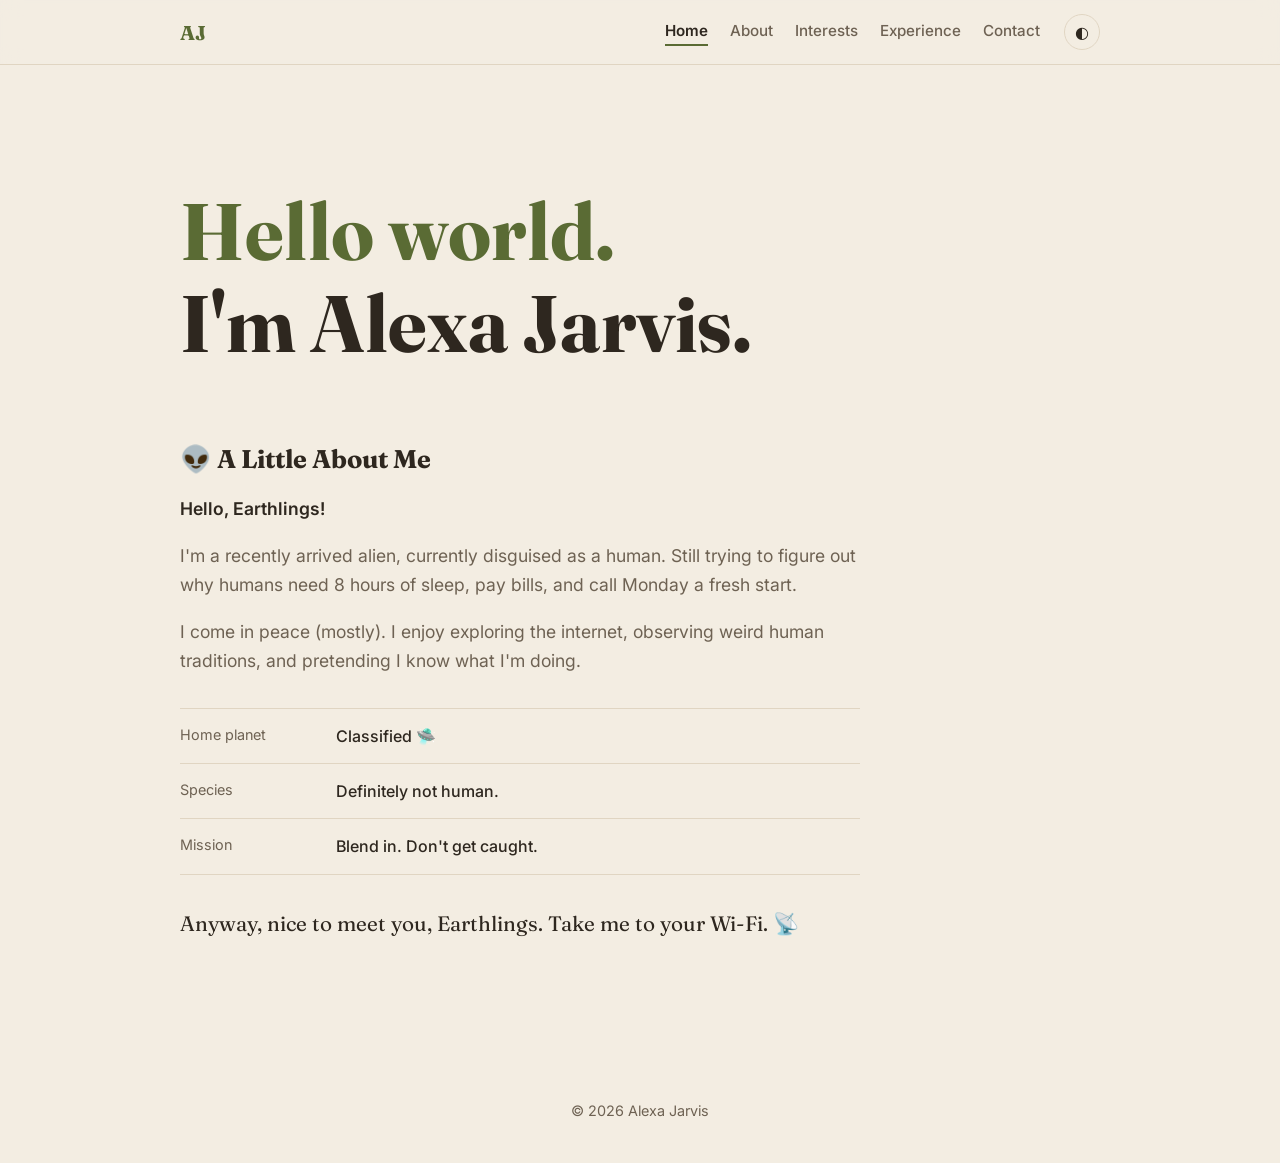
<file: index.html>
<!doctype html>
<html lang="en">
<head>
  <meta charset="utf-8">
  <meta name="viewport" content="width=device-width, initial-scale=1">
  <title>Alexa Jarvis — Portfolio</title>
  <meta name="description" content="Portfolio of Alexa Jarvis: about, interests, experience, and contact.">
  <link rel="preconnect" href="https://fonts.googleapis.com">
  <link rel="preconnect" href="https://fonts.gstatic.com" crossorigin>
  <link href="https://fonts.googleapis.com/css2?family=Fraunces:opsz,wght@9..144,500;9..144,700&family=Inter:wght@400;500;600&display=swap" rel="stylesheet">
  <link rel="stylesheet" href="style.css">
</head>
<body>
  <header class="nav">
    <div class="container nav-inner">
      <a href="index.html" class="logo">AJ</a>
      <nav>
        <a href="index.html" aria-current="page">Home</a>
        <a href="about.html">About</a>
        <a href="interests.html">Interests</a>
        <a href="experience.html">Experience</a>
        <a href="contact.html">Contact</a>
      </nav>
      <button class="theme-toggle" id="themeToggle" aria-label="Toggle dark mode">◐</button>
    </div>
  </header>

  <main>
    <section class="hero container home-hero">
      <h1><span class="hello">Hello world.</span> I'm Alexa Jarvis.</h1>
    </section>

    <!-- INTRODUCTION -->
    <section class="container intro">
      <h2>👽 A Little About Me</h2>
      <p class="intro-greeting">Hello, Earthlings!</p>
      <p>I'm a recently arrived alien, currently disguised as a human. Still trying to figure out why humans need 8 hours of sleep, pay bills, and call Monday a fresh start.</p>
      <p>I come in peace (mostly). I enjoy exploring the internet, observing weird human traditions, and pretending I know what I'm doing.</p>
      <dl class="facts">
        <div><dt>Home planet</dt><dd>Classified 🛸</dd></div>
        <div><dt>Species</dt><dd>Definitely not human.</dd></div>
        <div><dt>Mission</dt><dd>Blend in. Don't get caught.</dd></div>
      </dl>
      <p class="intro-signoff">Anyway, nice to meet you, Earthlings. Take me to your Wi-Fi. 📡</p>
    </section>
  </main>

  <footer class="container footer">
    <p>© <span id="year"></span> Alexa Jarvis</p>
  </footer>

  <script src="script.js"></script>
</body>
</html>
</file>
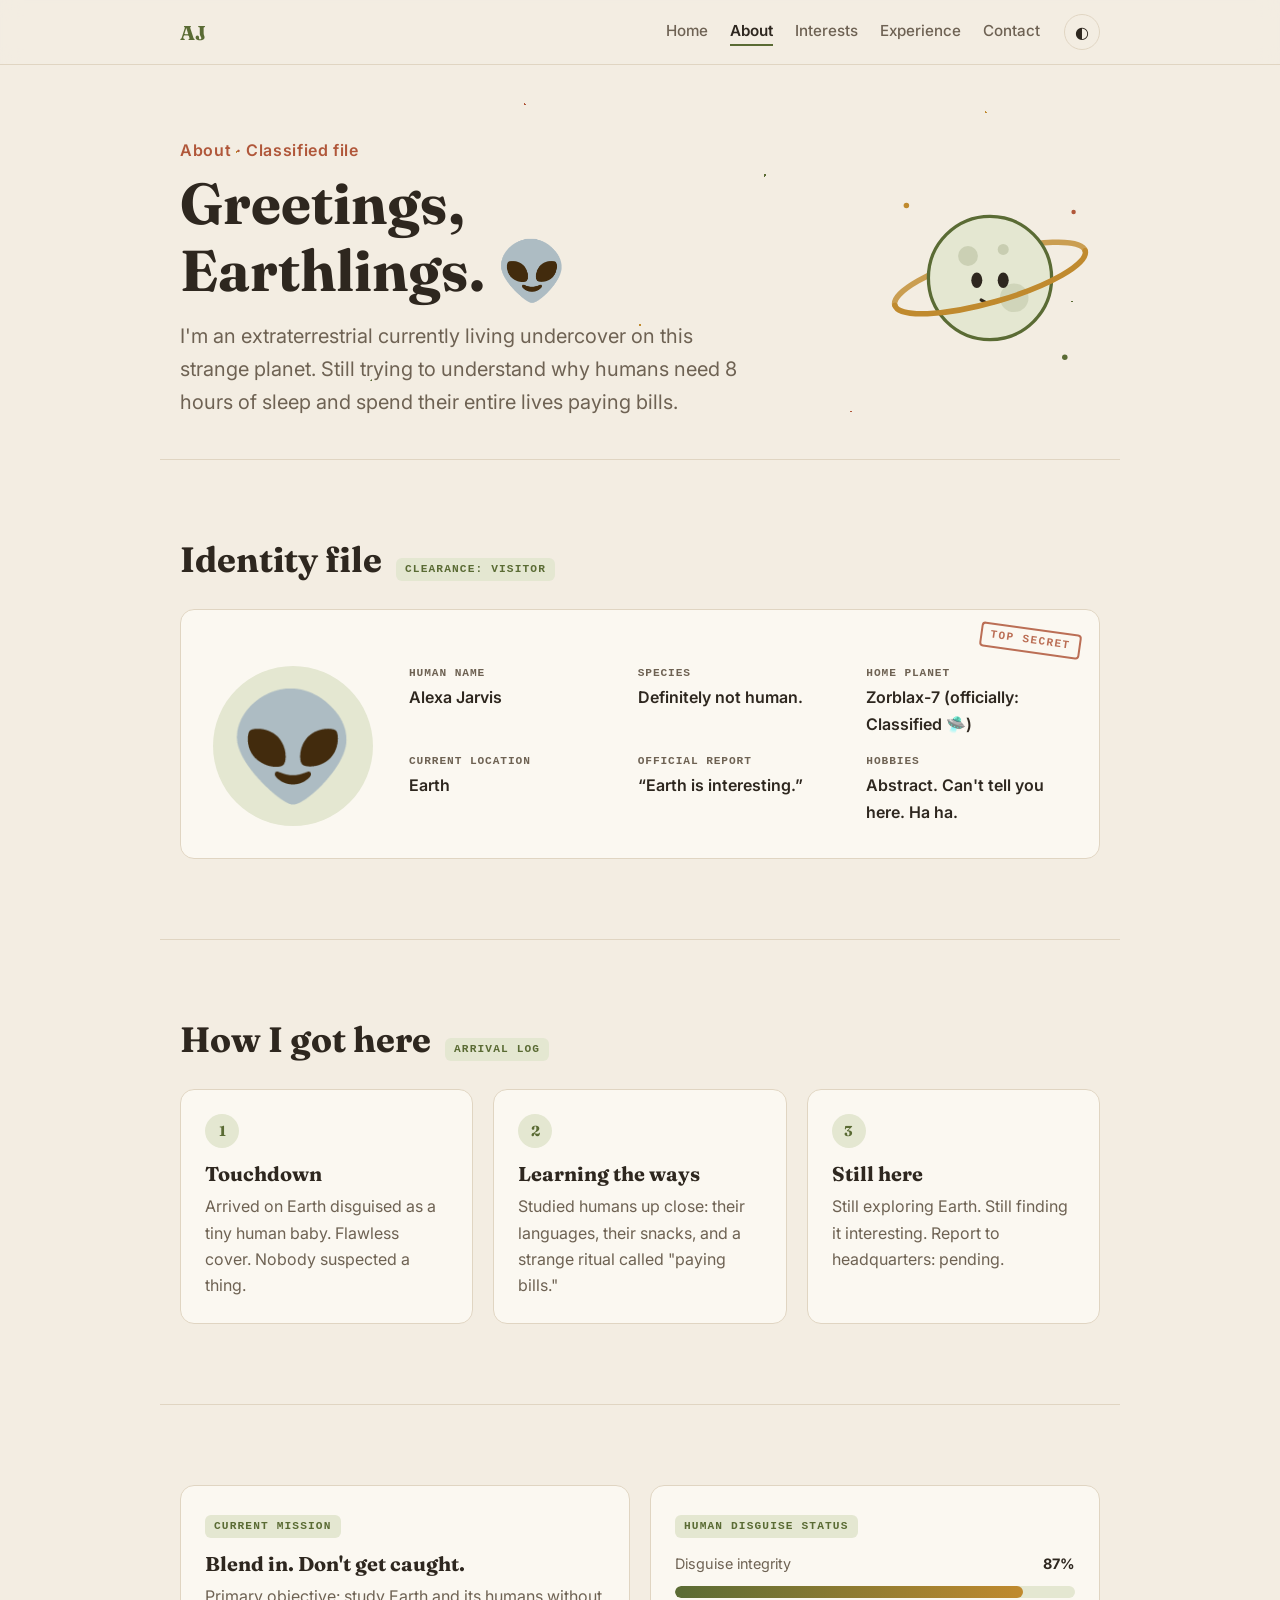
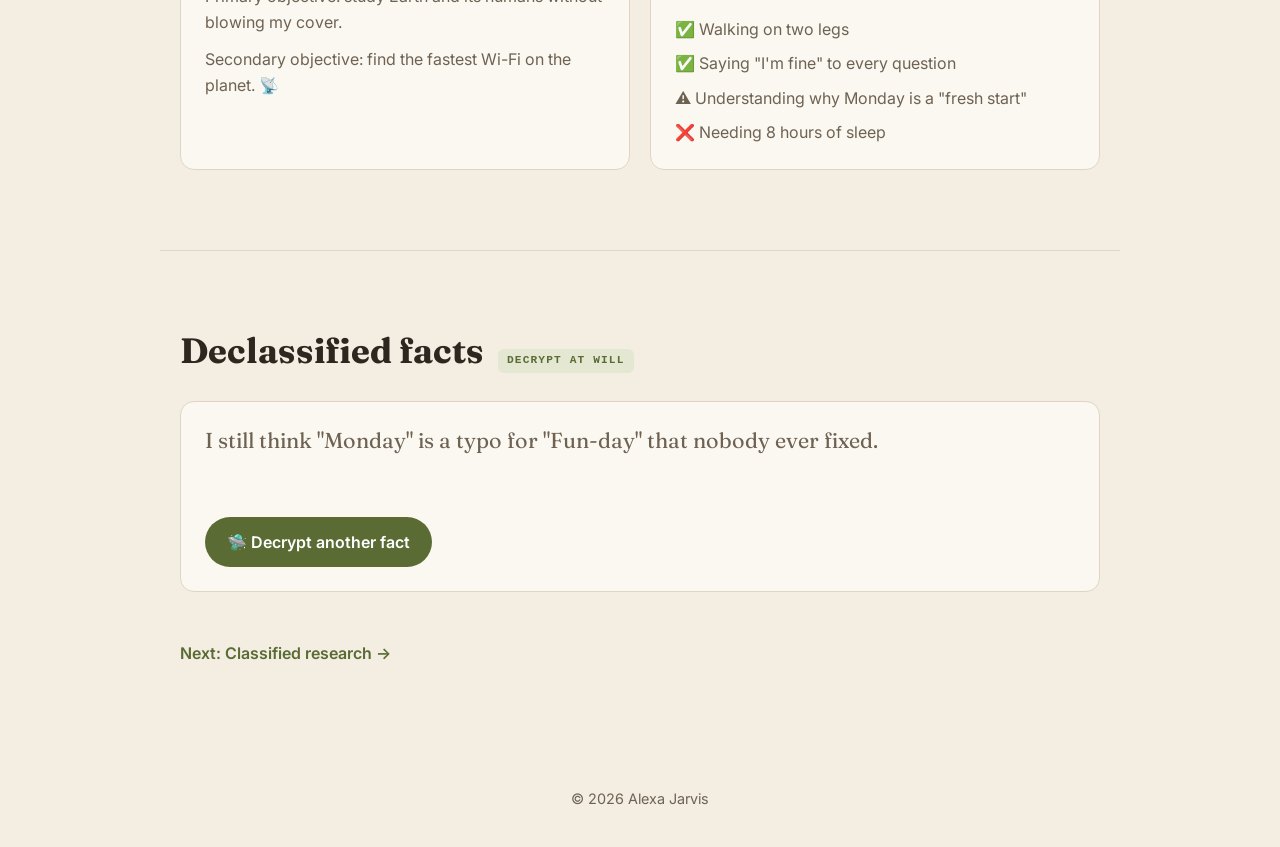
<file: about.html>
<!doctype html>
<html lang="en">
<head>
  <meta charset="utf-8">
  <meta name="viewport" content="width=device-width, initial-scale=1">
  <title>About — Alexa Jarvis</title>
  <meta name="description" content="The classified file on Alexa Jarvis: definitely not an alien.">
  <link rel="preconnect" href="https://fonts.googleapis.com">
  <link rel="preconnect" href="https://fonts.gstatic.com" crossorigin>
  <link href="https://fonts.googleapis.com/css2?family=Fraunces:opsz,wght@9..144,500;9..144,700&family=Inter:wght@400;500;600&display=swap" rel="stylesheet">
  <link rel="stylesheet" href="style.css">
  <link rel="stylesheet" href="pages.css">
</head>
<body class="alien-page">
  <header class="nav">
    <div class="container nav-inner">
      <a href="index.html" class="logo">AJ</a>
      <nav>
        <a href="index.html">Home</a>
        <a href="about.html" aria-current="page">About</a>
        <a href="interests.html">Interests</a>
        <a href="experience.html">Experience</a>
        <a href="contact.html">Contact</a>
      </nav>
      <button class="theme-toggle" id="themeToggle" aria-label="Toggle dark mode">◐</button>
    </div>
  </header>

  <main>
    <!-- PAGE HEADER -->
    <section class="space-hero container">
      <div>
        <p class="eyebrow">About · Classified file</p>
        <h1>Greetings, <span style="white-space:nowrap">Earthlings. 👽</span></h1>
        <p class="lede">I'm an extraterrestrial currently living undercover on this strange planet. Still trying to understand why humans need 8 hours of sleep and spend their entire lives paying bills.</p>
      </div>
      <div class="hero-art" aria-hidden="true">
        <!-- Ringed planet -->
        <svg viewBox="0 0 200 200">
          <circle cx="24" cy="34" r="2.5" fill="var(--ochre)" class="blink"/>
          <circle cx="176" cy="40" r="2" fill="var(--clay)" class="blink"/>
          <circle cx="168" cy="172" r="2.5" fill="var(--moss)" class="blink"/>
          <g transform="rotate(-16 100 100)">
            <path d="M10 100 A90 22 0 0 1 190 100" fill="none" stroke="var(--ochre)" stroke-width="5" stroke-linecap="round" opacity=".8"/>
          </g>
          <circle cx="100" cy="100" r="56" fill="var(--accent-soft)" stroke="var(--accent)" stroke-width="3"/>
          <circle cx="80" cy="80" r="9" fill="var(--accent)" opacity=".18"/>
          <circle cx="122" cy="118" r="13" fill="var(--accent)" opacity=".14"/>
          <circle cx="112" cy="74" r="5" fill="var(--accent)" opacity=".2"/>
          <!-- tiny alien face -->
          <ellipse cx="88" cy="102" rx="5" ry="7" fill="var(--text)"/>
          <ellipse cx="112" cy="102" rx="5" ry="7" fill="var(--text)"/>
          <path d="M92 120 Q100 126 108 120" fill="none" stroke="var(--text)" stroke-width="3" stroke-linecap="round"/>
          <g transform="rotate(-16 100 100)">
            <path d="M10 100 A90 22 0 0 0 190 100" fill="none" stroke="var(--ochre)" stroke-width="5" stroke-linecap="round"/>
          </g>
        </svg>
      </div>
    </section>

    <!-- ALIEN ID CARD -->
    <section class="section container">
      <div class="section-head">
        <h2>Identity file</h2>
        <span class="tag">Clearance: Visitor</span>
      </div>
      <div class="glow-card id-card">
        <span class="stamp">TOP SECRET</span>
        <div class="avatar-wrap">
          <div class="avatar alien-avatar" role="img" aria-label="Alien profile picture">👽</div>
        </div>
        <dl class="id-fields">
          <div><dt>Human name</dt><dd>Alexa Jarvis</dd></div>
          <div><dt>Species</dt><dd>Definitely not human.</dd></div>
          <div><dt>Home planet</dt><dd>Zorblax-7 (officially: Classified 🛸)</dd></div>
          <div><dt>Current location</dt><dd>Earth</dd></div>
          <div><dt>Official report</dt><dd>“Earth is interesting.”</dd></div>
          <div><dt>Hobbies</dt><dd>Abstract. Can't tell you here. Ha ha.</dd></div>
        </dl>
      </div>
    </section>

    <!-- ARRIVAL STORY -->
    <section class="section container">
      <div class="section-head">
        <h2>How I got here</h2>
        <span class="tag">Arrival log</span>
      </div>
      <ol class="steps grid-3">
        <li class="glow-card">
          <span class="step-num">1</span>
          <h3>Touchdown</h3>
          <p>Arrived on Earth disguised as a tiny human baby. Flawless cover. Nobody suspected a thing.</p>
        </li>
        <li class="glow-card">
          <span class="step-num">2</span>
          <h3>Learning the ways</h3>
          <p>Studied humans up close: their languages, their snacks, and a strange ritual called "paying bills."</p>
        </li>
        <li class="glow-card">
          <span class="step-num">3</span>
          <h3>Still here</h3>
          <p>Still exploring Earth. Still finding it interesting. Report to headquarters: pending.</p>
        </li>
      </ol>
    </section>

    <!-- MISSION + DISGUISE STATUS -->
    <section class="section container">
      <div class="grid-2">
        <div class="glow-card">
          <span class="tag">Current mission</span>
          <h3 style="margin-top:14px">Blend in. Don't get caught.</h3>
          <p>Primary objective: study Earth and its humans without blowing my cover.</p>
          <p style="margin-top:10px">Secondary objective: find the fastest Wi-Fi on the planet. 📡</p>
        </div>
        <div class="glow-card">
          <span class="tag">Human disguise status</span>
          <!-- EDIT: change data-meter (0–100) to set how full the bar is -->
          <div data-meter="87">
            <div class="meter-row" style="margin-top:14px"><span>Disguise integrity</span><strong>87%</strong></div>
            <div class="meter" role="img" aria-label="Disguise integrity 87 percent"><div class="meter-fill"></div></div>
          </div>
          <ul class="checklist">
            <li>✅ Walking on two legs</li>
            <li>✅ Saying "I'm fine" to every question</li>
            <li>⚠️ Understanding why Monday is a "fresh start"</li>
            <li>❌ Needing 8 hours of sleep</li>
          </ul>
        </div>
      </div>
    </section>

    <!-- FUN FACTS -->
    <section class="section container">
      <div class="section-head">
        <h2>Declassified facts</h2>
        <span class="tag">Decrypt at will</span>
      </div>
      <div class="glow-card fact-card">
        <p class="fact-box" id="fact" aria-live="polite"></p>
        <button class="btn btn-primary" id="nextFact" type="button">🛸 Decrypt another fact</button>
      </div>
      <!-- EDIT: add, remove or change facts here. The button cycles through them. -->
      <ul id="factList" hidden>
        <li>I still think "Monday" is a typo for "Fun-day" that nobody ever fixed.</li>
        <li>I've learned to answer "I'm fine" to any question. 94% success rate.</li>
        <li>Coffee is clearly a fuel source. Humans just won't admit it.</li>
        <li>I nod during conversations about taxes so nobody suspects anything.</li>
        <li>My hobbies are abstract. Can't tell you here. Ha ha.</li>
        <li>Official report to headquarters, every single day: "Earth is interesting."</li>
      </ul>
      <a href="interests.html" class="next-link">Next: Classified research →</a>
    </section>
  </main>

  <footer class="container footer">
    <p>© <span id="year"></span> Alexa Jarvis</p>
  </footer>

  <script src="script.js"></script>
  <script src="pages.js"></script>
</body>
</html>
</file>
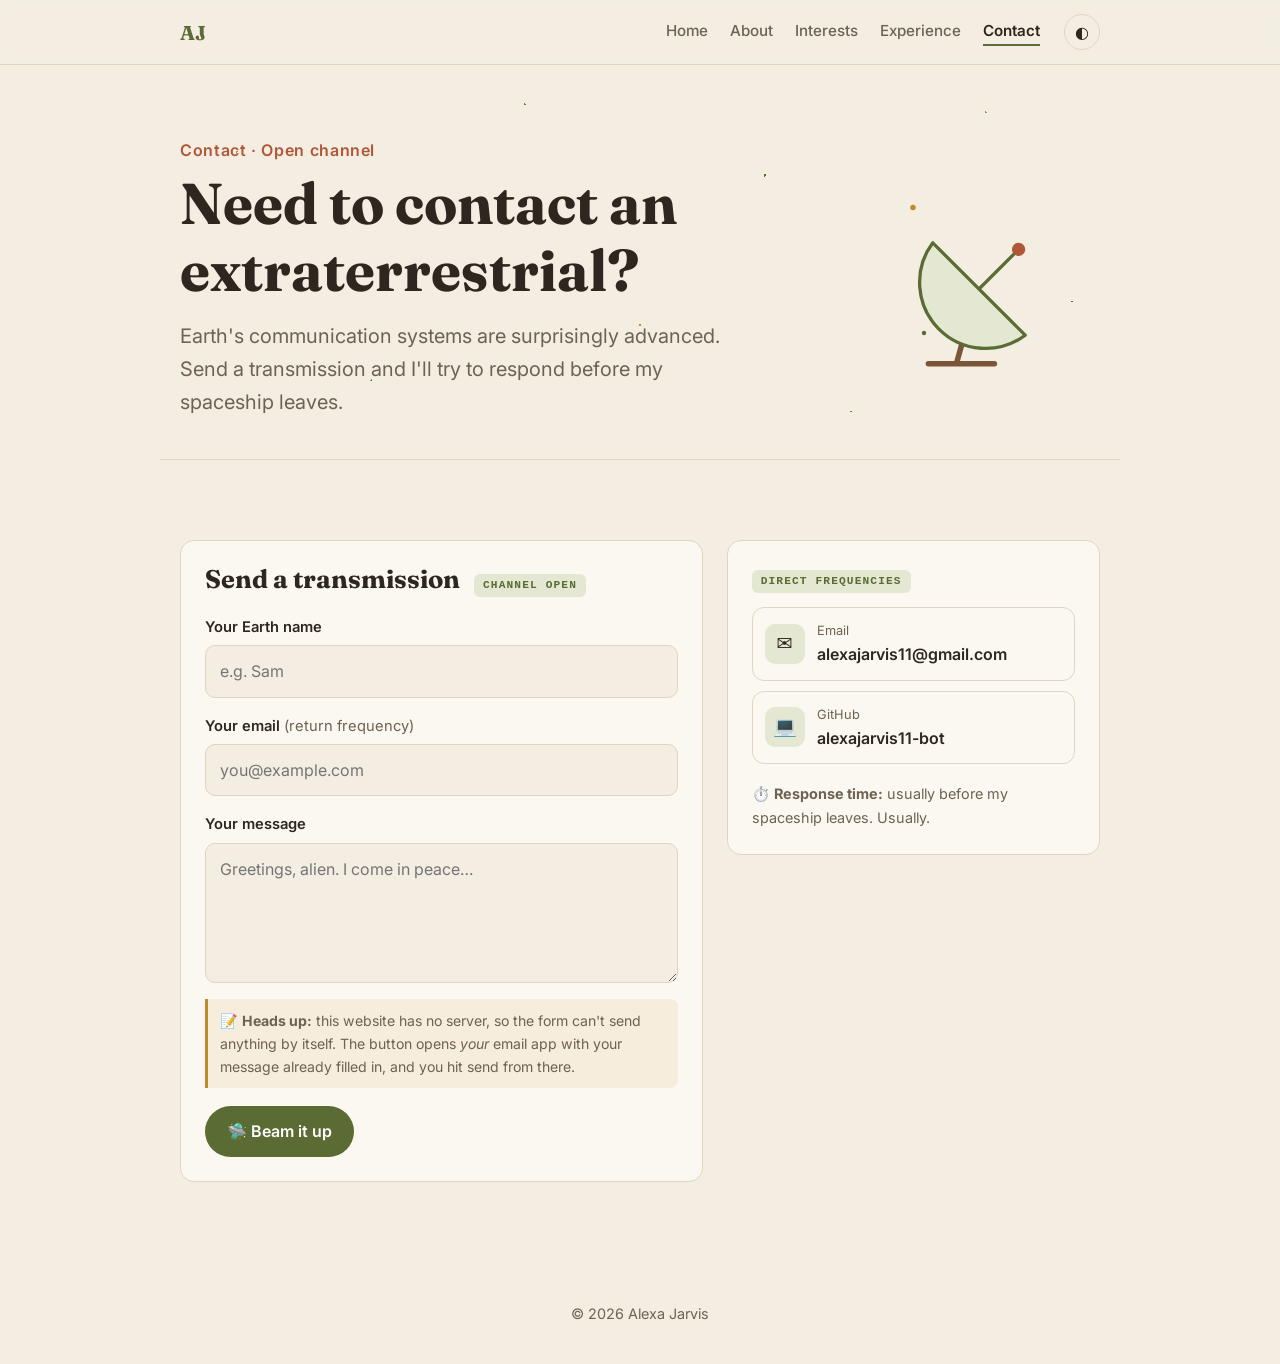
<file: contact.html>
<!doctype html>
<html lang="en">
<head>
  <meta charset="utf-8">
  <meta name="viewport" content="width=device-width, initial-scale=1">
  <title>Contact — Alexa Jarvis</title>
  <meta name="description" content="Need to contact an extraterrestrial? Send Alexa Jarvis a transmission.">
  <link rel="preconnect" href="https://fonts.googleapis.com">
  <link rel="preconnect" href="https://fonts.gstatic.com" crossorigin>
  <link href="https://fonts.googleapis.com/css2?family=Fraunces:opsz,wght@9..144,500;9..144,700&family=Inter:wght@400;500;600&display=swap" rel="stylesheet">
  <link rel="stylesheet" href="style.css">
  <link rel="stylesheet" href="pages.css">
</head>
<body class="alien-page">
  <header class="nav">
    <div class="container nav-inner">
      <a href="index.html" class="logo">AJ</a>
      <nav>
        <a href="index.html">Home</a>
        <a href="about.html">About</a>
        <a href="interests.html">Interests</a>
        <a href="experience.html">Experience</a>
        <a href="contact.html" aria-current="page">Contact</a>
      </nav>
      <button class="theme-toggle" id="themeToggle" aria-label="Toggle dark mode">◐</button>
    </div>
  </header>

  <main>
    <!-- PAGE HEADER -->
    <section class="space-hero container">
      <div>
        <p class="eyebrow">Contact · Open channel</p>
        <h1>Need to contact an extraterrestrial?</h1>
        <p class="lede">Earth's communication systems are surprisingly advanced. Send a transmission and I'll try to respond before my spaceship leaves.</p>
      </div>
      <div class="hero-art" aria-hidden="true">
        <!-- Satellite dish sending signals -->
        <svg viewBox="0 0 200 200">
          <circle cx="30" cy="36" r="2.5" fill="var(--ochre)" class="blink"/>
          <circle cx="40" cy="150" r="2" fill="var(--moss)" class="blink"/>
          <path class="signal" d="M138 48 A18 18 0 0 1 152 62" fill="none" stroke="var(--accent)" stroke-width="4" stroke-linecap="round"/>
          <path class="signal s2" d="M142 30 A36 36 0 0 1 170 58" fill="none" stroke="var(--accent)" stroke-width="4" stroke-linecap="round"/>
          <path class="signal s3" d="M146 12 A54 54 0 0 1 188 54" fill="none" stroke="var(--accent)" stroke-width="4" stroke-linecap="round"/>
          <line x1="84" y1="126" x2="70" y2="176" stroke="var(--bark)" stroke-width="5" stroke-linecap="round"/>
          <line x1="44" y1="178" x2="104" y2="178" stroke="var(--bark)" stroke-width="5" stroke-linecap="round"/>
          <path d="M48 68 A60 60 0 0 0 132 152 Z" fill="var(--accent-soft)" stroke="var(--accent)" stroke-width="3" stroke-linejoin="round"/>
          <line x1="90" y1="110" x2="124" y2="76" stroke="var(--accent)" stroke-width="3"/>
          <circle cx="126" cy="74" r="6" fill="var(--clay)"/>
        </svg>
      </div>
    </section>

    <section class="section container">
      <div class="contact-grid">
        <!-- TRANSMISSION FORM -->
        <div class="glow-card">
          <div class="section-head" style="margin-bottom:18px">
            <h2 style="font-size:1.6rem">Send a transmission</h2>
            <span class="tag">Channel open</span>
          </div>

          <!-- EDIT: data-to is the email address the form writes to -->
          <form id="transmission" data-to="alexajarvis11@gmail.com" novalidate>
            <div class="field">
              <label for="name">Your Earth name</label>
              <input id="name" name="name" type="text" autocomplete="name" required placeholder="e.g. Sam">
            </div>
            <div class="field">
              <label for="email">Your email <span>(return frequency)</span></label>
              <input id="email" name="email" type="email" autocomplete="email" required placeholder="you@example.com">
            </div>
            <div class="field">
              <label for="message">Your message</label>
              <textarea id="message" name="message" required placeholder="Greetings, alien. I come in peace…"></textarea>
            </div>
            <p class="form-note">📝 <strong>Heads up:</strong> this website has no server, so the form can't send anything by itself. The button opens <em>your</em> email app with your message already filled in, and you hit send from there.</p>
            <button class="btn btn-primary beam-btn" type="submit"><span class="beam-icon" aria-hidden="true">🛸</span> Beam it up</button>
          </form>

          <div id="transmissionSent" class="sent" hidden aria-live="polite">
            <span class="sent-ufo" aria-hidden="true">🛸</span>
            <h3>Transmission ready for launch!</h3>
            <p>Your email app should now be open with your message inside. Press send there to beam it to my spaceship. If nothing opened, write to me directly at <a href="mailto:alexajarvis11@gmail.com">alexajarvis11@gmail.com</a>.</p>
            <button class="btn btn-ghost" id="sendAnother" type="button">Send another transmission</button>
          </div>
        </div>

        <!-- DIRECT CHANNELS -->
        <aside class="glow-card">
          <span class="tag">Direct frequencies</span>
          <!-- EDIT: copy an <li> to add another social link -->
          <ul class="channels">
            <li>
              <a href="mailto:alexajarvis11@gmail.com">
                <span class="channel-icon" aria-hidden="true">✉️</span>
                <span><small>Email</small><strong>alexajarvis11@gmail.com</strong></span>
              </a>
            </li>
            <li>
              <a href="https://github.com/alexajarvis11-bot" target="_blank" rel="noopener">
                <span class="channel-icon" aria-hidden="true">💻</span>
                <span><small>GitHub</small><strong>alexajarvis11-bot</strong></span>
              </a>
            </li>
          </ul>
          <p class="response-time">⏱️ <strong>Response time:</strong> usually before my spaceship leaves. Usually.</p>
        </aside>
      </div>
    </section>
  </main>

  <footer class="container footer">
    <p>© <span id="year"></span> Alexa Jarvis</p>
  </footer>

  <script src="script.js"></script>
  <script src="pages.js"></script>
</body>
</html>
</file>
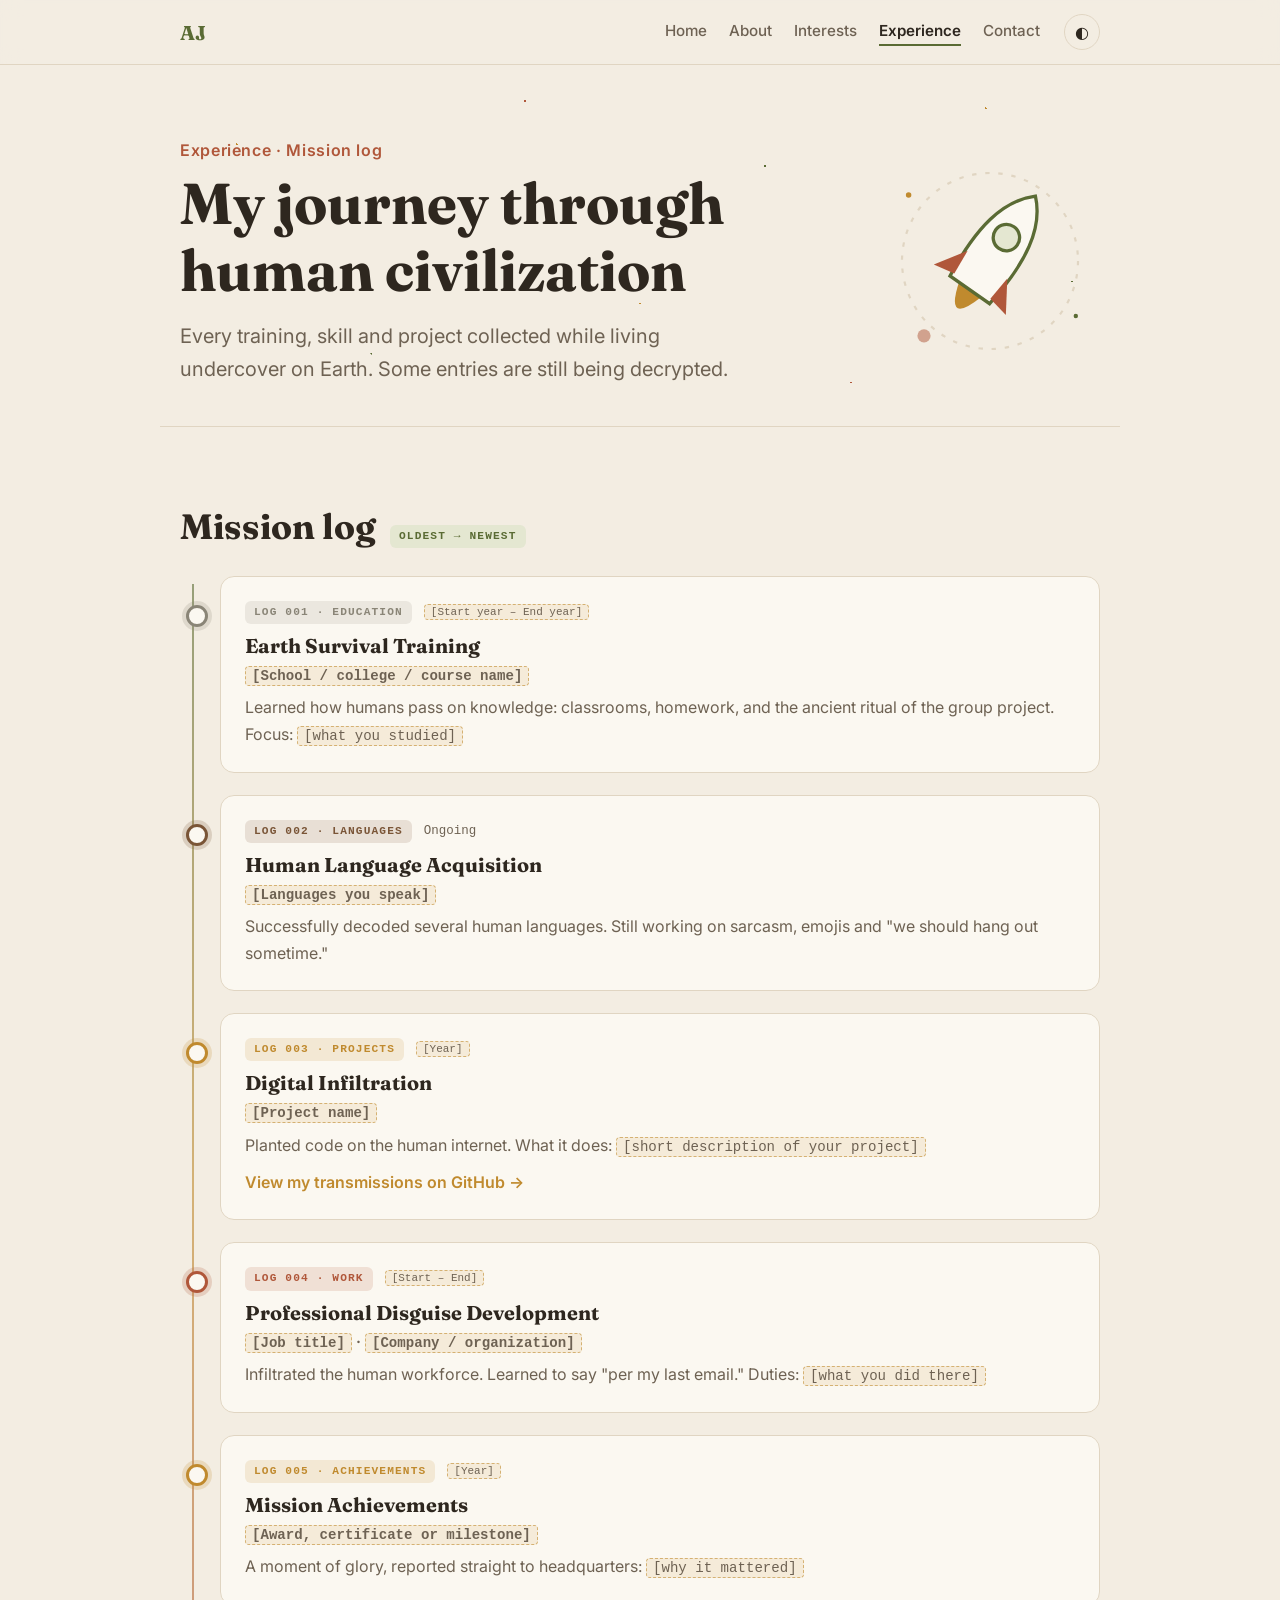
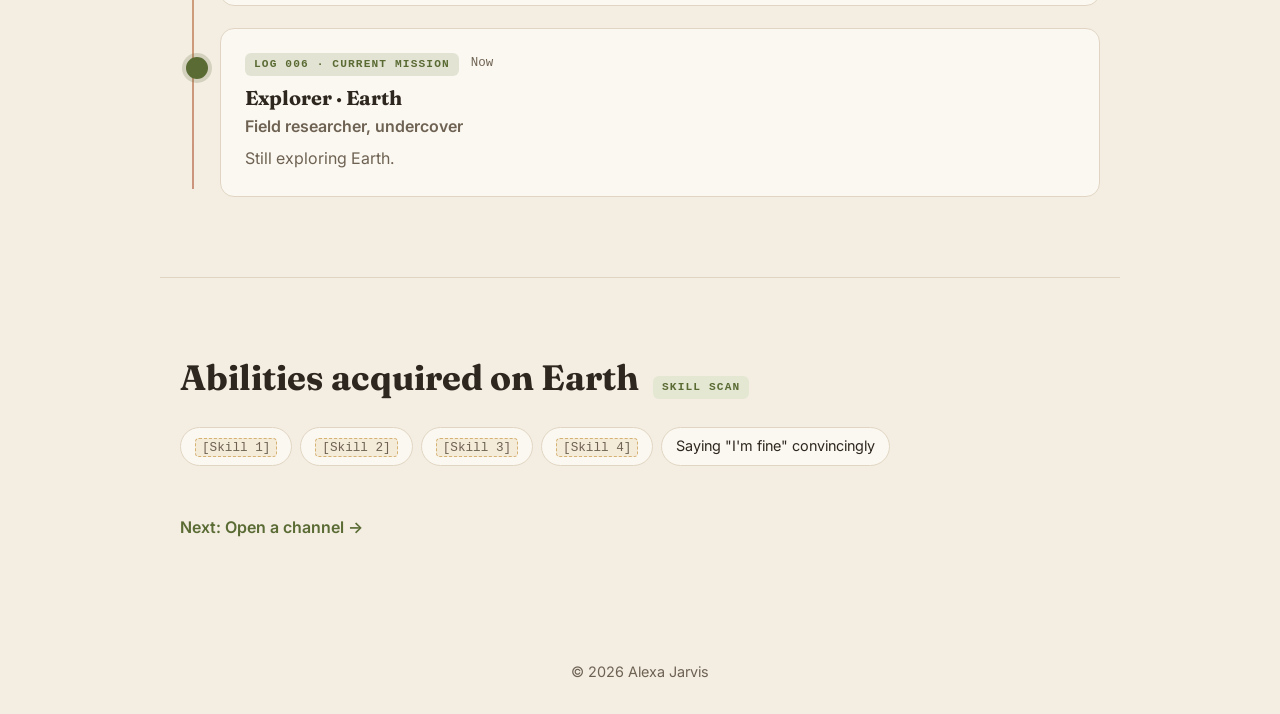
<file: experience.html>
<!doctype html>
<html lang="en">
<head>
  <meta charset="utf-8">
  <meta name="viewport" content="width=device-width, initial-scale=1">
  <title>Experience — Alexa Jarvis</title>
  <meta name="description" content="Mission log: Alexa Jarvis's journey through human civilization.">
  <link rel="preconnect" href="https://fonts.googleapis.com">
  <link rel="preconnect" href="https://fonts.gstatic.com" crossorigin>
  <link href="https://fonts.googleapis.com/css2?family=Fraunces:opsz,wght@9..144,500;9..144,700&family=Inter:wght@400;500;600&display=swap" rel="stylesheet">
  <link rel="stylesheet" href="style.css">
  <link rel="stylesheet" href="pages.css">
</head>
<body class="alien-page">
  <header class="nav">
    <div class="container nav-inner">
      <a href="index.html" class="logo">AJ</a>
      <nav>
        <a href="index.html">Home</a>
        <a href="about.html">About</a>
        <a href="interests.html">Interests</a>
        <a href="experience.html" aria-current="page">Experience</a>
        <a href="contact.html">Contact</a>
      </nav>
      <button class="theme-toggle" id="themeToggle" aria-label="Toggle dark mode">◐</button>
    </div>
  </header>

  <main>
    <!-- PAGE HEADER -->
    <section class="space-hero container">
      <div>
        <p class="eyebrow">Experience · Mission log</p>
        <h1>My journey through human civilization</h1>
        <p class="lede">Every training, skill and project collected while living undercover on Earth. Some entries are still being decrypted.</p>
      </div>
      <div class="hero-art" aria-hidden="true">
        <!-- Rocket on an orbit -->
        <svg viewBox="0 0 200 200">
          <circle cx="100" cy="100" r="80" fill="none" stroke="var(--border)" stroke-width="2" stroke-dasharray="4 8"/>
          <circle cx="26" cy="40" r="2.5" fill="var(--ochre)" class="blink"/>
          <circle cx="178" cy="150" r="2" fill="var(--moss)" class="blink"/>
          <circle cx="40" cy="168" r="6" fill="var(--clay)" opacity=".5"/>
          <g transform="rotate(35 100 100)">
            <path class="flicker" d="M88 132 Q100 172 112 132 Z" fill="var(--ochre)"/>
            <path d="M100 28 C122 48 128 82 122 132 L78 132 C72 82 78 48 100 28 Z" fill="var(--surface)" stroke="var(--accent)" stroke-width="3"/>
            <circle cx="100" cy="74" r="12" fill="var(--accent-soft)" stroke="var(--accent)" stroke-width="3"/>
            <path d="M78 104 L60 132 L80 128 Z" fill="var(--clay)"/>
            <path d="M122 104 L140 132 L120 128 Z" fill="var(--clay)"/>
          </g>
        </svg>
      </div>
    </section>

    <!-- MISSION LOG
         EDIT: replace everything in [brackets] with your real information.
         Copy one <li class="glow-card log-entry"> block to add another entry,
         or delete one you don't need. -->
    <section class="section container">
      <div class="section-head">
        <h2>Mission log</h2>
        <span class="tag">Oldest → newest</span>
      </div>
      <ol class="mission-log">
        <li class="glow-card log-entry" style="--tone: var(--stone)">
          <div class="log-head"><span class="tag">Log 001 · Education</span><span class="log-meta"><span class="ph">[Start year – End year]</span></span></div>
          <h3>Earth Survival Training</h3>
          <p class="role"><span class="ph">[School / college / course name]</span></p>
          <p>Learned how humans pass on knowledge: classrooms, homework, and the ancient ritual of the group project. Focus: <span class="ph">[what you studied]</span></p>
        </li>
        <li class="glow-card log-entry" style="--tone: var(--bark)">
          <div class="log-head"><span class="tag">Log 002 · Languages</span><span class="log-meta">Ongoing</span></div>
          <h3>Human Language Acquisition</h3>
          <p class="role"><span class="ph">[Languages you speak]</span></p>
          <p>Successfully decoded several human languages. Still working on sarcasm, emojis and "we should hang out sometime."</p>
        </li>
        <li class="glow-card log-entry" style="--tone: var(--ochre)">
          <div class="log-head"><span class="tag">Log 003 · Projects</span><span class="log-meta"><span class="ph">[Year]</span></span></div>
          <h3>Digital Infiltration</h3>
          <p class="role"><span class="ph">[Project name]</span></p>
          <p>Planted code on the human internet. What it does: <span class="ph">[short description of your project]</span></p>
          <a class="log-link" href="https://github.com/alexajarvis11-bot" target="_blank" rel="noopener">View my transmissions on GitHub →</a>
        </li>
        <li class="glow-card log-entry" style="--tone: var(--clay)">
          <div class="log-head"><span class="tag">Log 004 · Work</span><span class="log-meta"><span class="ph">[Start – End]</span></span></div>
          <h3>Professional Disguise Development</h3>
          <p class="role"><span class="ph">[Job title]</span> · <span class="ph">[Company / organization]</span></p>
          <p>Infiltrated the human workforce. Learned to say "per my last email." Duties: <span class="ph">[what you did there]</span></p>
        </li>
        <li class="glow-card log-entry" style="--tone: var(--ochre)">
          <div class="log-head"><span class="tag">Log 005 · Achievements</span><span class="log-meta"><span class="ph">[Year]</span></span></div>
          <h3>Mission Achievements</h3>
          <p class="role"><span class="ph">[Award, certificate or milestone]</span></p>
          <p>A moment of glory, reported straight to headquarters: <span class="ph">[why it mattered]</span></p>
        </li>
        <li class="glow-card log-entry current" style="--tone: var(--moss)">
          <div class="log-head"><span class="tag">Log 006 · Current mission</span><span class="log-meta">Now</span></div>
          <h3>Explorer · Earth</h3>
          <p class="role">Field researcher, undercover</p>
          <p>Still exploring Earth.</p>
        </li>
      </ol>
    </section>

    <!-- SKILLS
         EDIT: replace the [Skill] placeholders with your real skills. -->
    <section class="section container">
      <div class="section-head">
        <h2>Abilities acquired on Earth</h2>
        <span class="tag">Skill scan</span>
      </div>
      <ul class="skills">
        <li><span class="ph">[Skill 1]</span></li>
        <li><span class="ph">[Skill 2]</span></li>
        <li><span class="ph">[Skill 3]</span></li>
        <li><span class="ph">[Skill 4]</span></li>
        <li>Saying "I'm fine" convincingly</li>
      </ul>
      <a href="contact.html" class="next-link">Next: Open a channel →</a>
    </section>
  </main>

  <footer class="container footer">
    <p>© <span id="year"></span> Alexa Jarvis</p>
  </footer>

  <script src="script.js"></script>
  <script src="pages.js"></script>
</body>
</html>
</file>
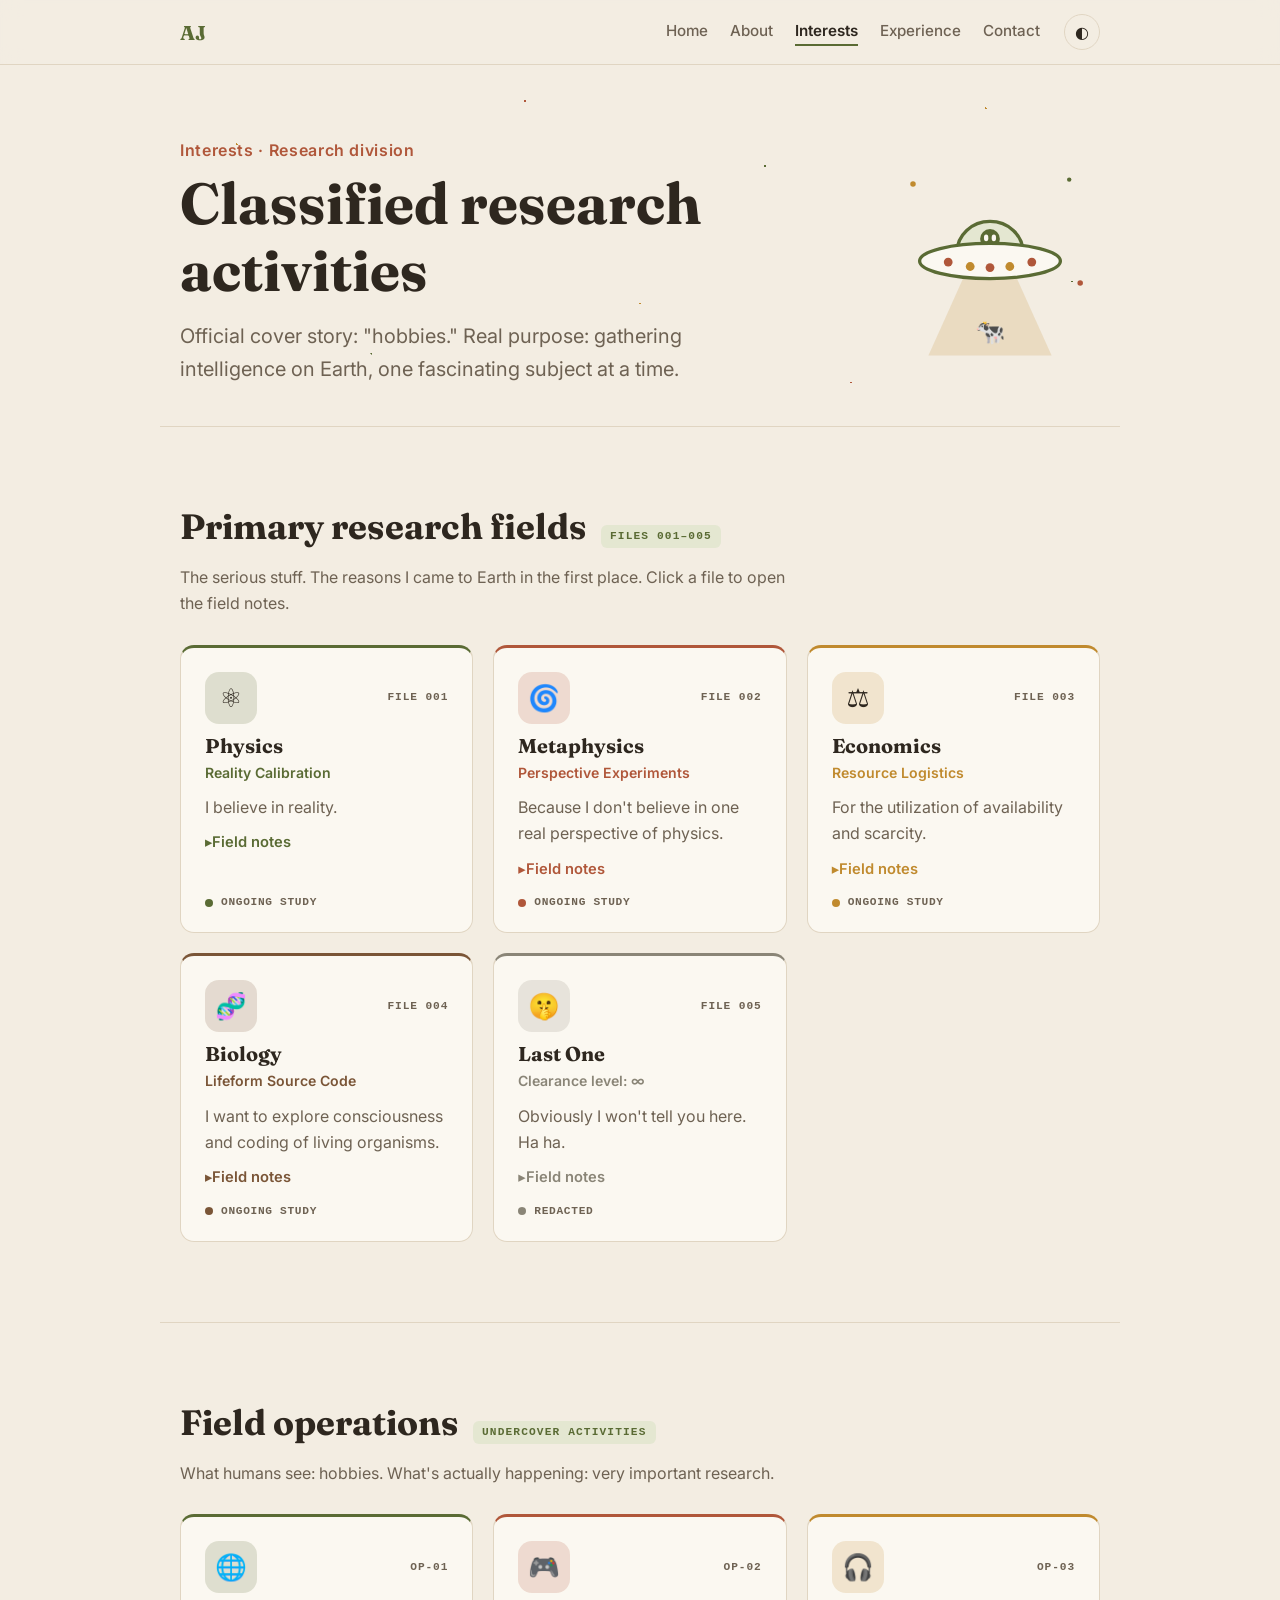
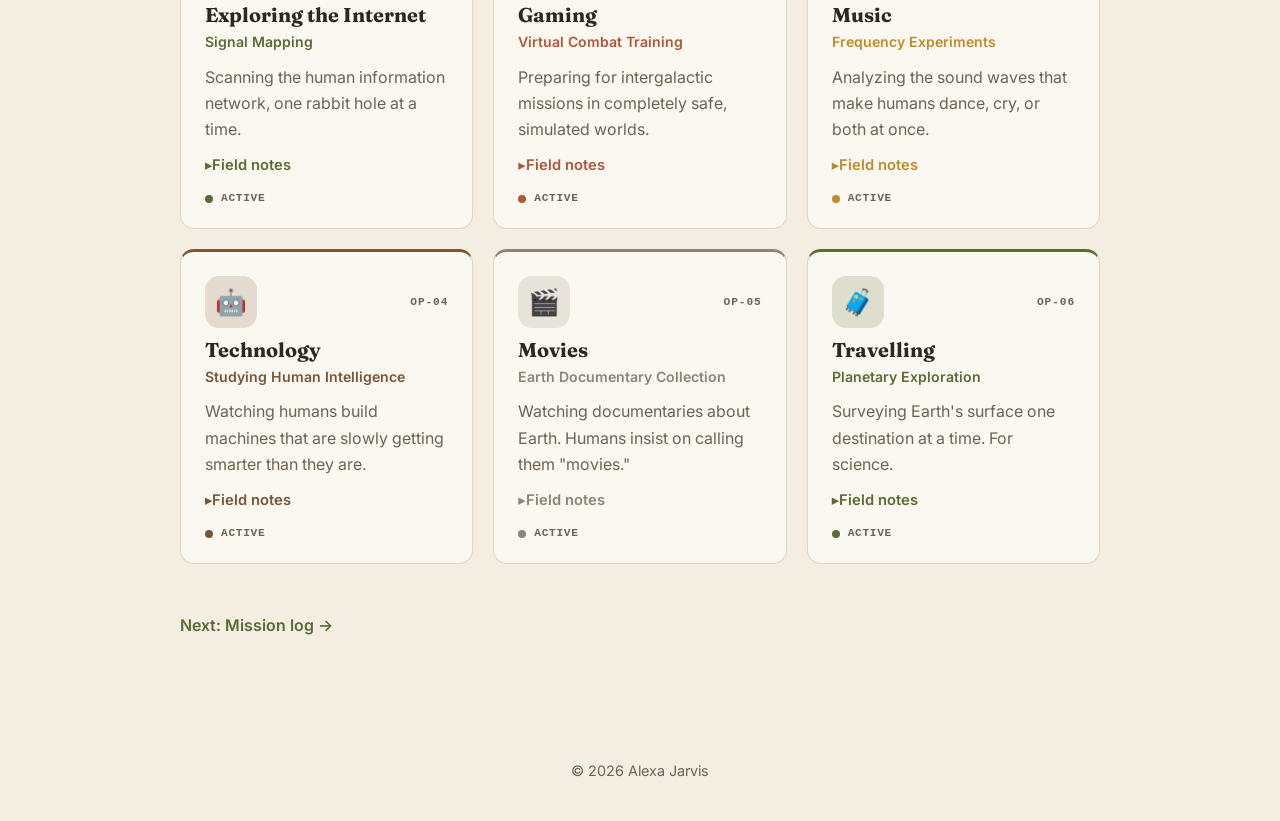
<file: interests.html>
<!doctype html>
<html lang="en">
<head>
  <meta charset="utf-8">
  <meta name="viewport" content="width=device-width, initial-scale=1">
  <title>Interests — Alexa Jarvis</title>
  <meta name="description" content="Alexa Jarvis's classified alien research activities.">
  <link rel="preconnect" href="https://fonts.googleapis.com">
  <link rel="preconnect" href="https://fonts.gstatic.com" crossorigin>
  <link href="https://fonts.googleapis.com/css2?family=Fraunces:opsz,wght@9..144,500;9..144,700&family=Inter:wght@400;500;600&display=swap" rel="stylesheet">
  <link rel="stylesheet" href="style.css">
  <link rel="stylesheet" href="pages.css">
</head>
<body class="alien-page">
  <header class="nav">
    <div class="container nav-inner">
      <a href="index.html" class="logo">AJ</a>
      <nav>
        <a href="index.html">Home</a>
        <a href="about.html">About</a>
        <a href="interests.html" aria-current="page">Interests</a>
        <a href="experience.html">Experience</a>
        <a href="contact.html">Contact</a>
      </nav>
      <button class="theme-toggle" id="themeToggle" aria-label="Toggle dark mode">◐</button>
    </div>
  </header>

  <main>
    <!-- PAGE HEADER -->
    <section class="space-hero container">
      <div>
        <p class="eyebrow">Interests · Research division</p>
        <h1>Classified research activities</h1>
        <p class="lede">Official cover story: "hobbies." Real purpose: gathering intelligence on Earth, one fascinating subject at a time.</p>
      </div>
      <div class="hero-art" aria-hidden="true">
        <!-- UFO with tractor beam -->
        <svg viewBox="0 0 200 200">
          <circle cx="30" cy="30" r="2.5" fill="var(--ochre)" class="blink"/>
          <circle cx="172" cy="26" r="2" fill="var(--moss)" class="blink"/>
          <circle cx="182" cy="120" r="2.5" fill="var(--clay)" class="blink"/>
          <path d="M80 106 L120 106 L156 186 L44 186 Z" fill="var(--ochre)" opacity=".18"/>
          <path d="M70 92 A30 28 0 0 1 130 92 Z" fill="var(--accent-soft)" stroke="var(--accent)" stroke-width="3"/>
          <circle cx="100" cy="80" r="9" fill="var(--moss)"/>
          <ellipse cx="96.5" cy="79" rx="2" ry="3" fill="var(--surface)"/>
          <ellipse cx="103.5" cy="79" rx="2" ry="3" fill="var(--surface)"/>
          <ellipse cx="100" cy="100" rx="64" ry="16" fill="var(--surface)" stroke="var(--accent)" stroke-width="3"/>
          <circle cx="62" cy="101" r="4" fill="var(--clay)" class="blink"/>
          <circle cx="82" cy="105" r="4" fill="var(--ochre)" class="blink"/>
          <circle cx="100" cy="106" r="4" fill="var(--clay)" class="blink"/>
          <circle cx="118" cy="105" r="4" fill="var(--ochre)" class="blink"/>
          <circle cx="138" cy="101" r="4" fill="var(--clay)" class="blink"/>
          <!-- a cow, obviously -->
          <text x="100" y="172" text-anchor="middle" font-size="22">🐄</text>
        </svg>
      </div>
    </section>

    <!-- PRIMARY RESEARCH FIELDS (Alexa's own interests) -->
    <section class="section container">
      <div class="section-head">
        <h2>Primary research fields</h2>
        <span class="tag">Files 001–005</span>
      </div>
      <p class="section-intro">The serious stuff. The reasons I came to Earth in the first place. Click a file to open the field notes.</p>

      <!-- EDIT: copy one <article> block to add a research file. Change --tone to var(--moss), var(--clay), var(--ochre), var(--bark) or var(--stone). -->
      <div class="grid-3">
        <article class="glow-card research-card" style="--tone: var(--moss)">
          <div class="research-top"><span class="research-icon" aria-hidden="true">⚛️</span><span class="file-no">FILE 001</span></div>
          <h3>Physics</h3>
          <p class="subtitle">Reality Calibration</p>
          <p>I believe in reality.</p>
          <details><summary>Field notes</summary><p>Still testing whether gravity is a law or just a very strong suggestion.</p></details>
          <p class="status"><span class="dot"></span>Ongoing study</p>
        </article>
        <article class="glow-card research-card" style="--tone: var(--clay)">
          <div class="research-top"><span class="research-icon" aria-hidden="true">🌀</span><span class="file-no">FILE 002</span></div>
          <h3>Metaphysics</h3>
          <p class="subtitle">Perspective Experiments</p>
          <p>Because I don't believe in one real perspective of physics.</p>
          <details><summary>Field notes</summary><p>Current estimate: at least eleven versions of "real." Possibly more on Tuesdays.</p></details>
          <p class="status"><span class="dot"></span>Ongoing study</p>
        </article>
        <article class="glow-card research-card" style="--tone: var(--ochre)">
          <div class="research-top"><span class="research-icon" aria-hidden="true">⚖️</span><span class="file-no">FILE 003</span></div>
          <h3>Economics</h3>
          <p class="subtitle">Resource Logistics</p>
          <p>For the utilization of availability and scarcity.</p>
          <details><summary>Field notes</summary><p>Humans trade small pieces of paper for snacks. Fascinating system. Highly recommend.</p></details>
          <p class="status"><span class="dot"></span>Ongoing study</p>
        </article>
        <article class="glow-card research-card" style="--tone: var(--bark)">
          <div class="research-top"><span class="research-icon" aria-hidden="true">🧬</span><span class="file-no">FILE 004</span></div>
          <h3>Biology</h3>
          <p class="subtitle">Lifeform Source Code</p>
          <p>I want to explore consciousness and coding of living organisms.</p>
          <details><summary>Field notes</summary><p>Goal: read the source code of every living thing. Starting with houseplants.</p></details>
          <p class="status"><span class="dot"></span>Ongoing study</p>
        </article>
        <article class="glow-card research-card" style="--tone: var(--stone)">
          <div class="research-top"><span class="research-icon" aria-hidden="true">🤫</span><span class="file-no">FILE 005</span></div>
          <h3>Last One</h3>
          <p class="subtitle">Clearance level: ∞</p>
          <p>Obviously I won't tell you here. Ha ha.</p>
          <details><summary>Field notes</summary><p><span class="redacted" tabindex="0">Nice try, Earthling.</span> <span class="redacted" tabindex="0">Still classified.</span></p></details>
          <p class="status"><span class="dot"></span>Redacted</p>
        </article>
      </div>
    </section>

    <!-- FIELD OPERATIONS (fun hobbies) -->
    <section class="section container">
      <div class="section-head">
        <h2>Field operations</h2>
        <span class="tag">Undercover activities</span>
      </div>
      <p class="section-intro">What humans see: hobbies. What's actually happening: very important research.</p>

      <!-- EDIT: replace these with your real hobbies whenever you like. -->
      <div class="grid-3">
        <article class="glow-card research-card" style="--tone: var(--moss)">
          <div class="research-top"><span class="research-icon" aria-hidden="true">🌐</span><span class="file-no">OP-01</span></div>
          <h3>Exploring the Internet</h3>
          <p class="subtitle">Signal Mapping</p>
          <p>Scanning the human information network, one rabbit hole at a time.</p>
          <details><summary>Field notes</summary><p>Personal record: 47 open tabs before the browser begged for mercy.</p></details>
          <p class="status"><span class="dot"></span>Active</p>
        </article>
        <article class="glow-card research-card" style="--tone: var(--clay)">
          <div class="research-top"><span class="research-icon" aria-hidden="true">🎮</span><span class="file-no">OP-02</span></div>
          <h3>Gaming</h3>
          <p class="subtitle">Virtual Combat Training</p>
          <p>Preparing for intergalactic missions in completely safe, simulated worlds.</p>
          <details><summary>Field notes</summary><p>Win rate: classified. Rage-quit rate: also classified.</p></details>
          <p class="status"><span class="dot"></span>Active</p>
        </article>
        <article class="glow-card research-card" style="--tone: var(--ochre)">
          <div class="research-top"><span class="research-icon" aria-hidden="true">🎧</span><span class="file-no">OP-03</span></div>
          <h3>Music</h3>
          <p class="subtitle">Frequency Experiments</p>
          <p>Analyzing the sound waves that make humans dance, cry, or both at once.</p>
          <details><summary>Field notes</summary><p>Some frequencies cause spontaneous head-nodding. Under investigation.</p></details>
          <p class="status"><span class="dot"></span>Active</p>
        </article>
        <article class="glow-card research-card" style="--tone: var(--bark)">
          <div class="research-top"><span class="research-icon" aria-hidden="true">🤖</span><span class="file-no">OP-04</span></div>
          <h3>Technology</h3>
          <p class="subtitle">Studying Human Intelligence</p>
          <p>Watching humans build machines that are slowly getting smarter than they are.</p>
          <details><summary>Field notes</summary><p>Still unclear who is training whom.</p></details>
          <p class="status"><span class="dot"></span>Active</p>
        </article>
        <article class="glow-card research-card" style="--tone: var(--stone)">
          <div class="research-top"><span class="research-icon" aria-hidden="true">🎬</span><span class="file-no">OP-05</span></div>
          <h3>Movies</h3>
          <p class="subtitle">Earth Documentary Collection</p>
          <p>Watching documentaries about Earth. Humans insist on calling them "movies."</p>
          <details><summary>Field notes</summary><p>Concern: a suspicious number of them are about humans fighting aliens. Rude.</p></details>
          <p class="status"><span class="dot"></span>Active</p>
        </article>
        <article class="glow-card research-card" style="--tone: var(--moss)">
          <div class="research-top"><span class="research-icon" aria-hidden="true">🧳</span><span class="file-no">OP-06</span></div>
          <h3>Travelling</h3>
          <p class="subtitle">Planetary Exploration</p>
          <p>Surveying Earth's surface one destination at a time. For science.</p>
          <details><summary>Field notes</summary><p>Next destination: classified. Snacks for the journey: confirmed.</p></details>
          <p class="status"><span class="dot"></span>Active</p>
        </article>
      </div>
      <a href="experience.html" class="next-link">Next: Mission log →</a>
    </section>
  </main>

  <footer class="container footer">
    <p>© <span id="year"></span> Alexa Jarvis</p>
  </footer>

  <script src="script.js"></script>
  <script src="pages.js"></script>
</body>
</html>
</file>
<file: style.css>
/* ---------- Colors: change --accent to restyle the whole site ---------- */
:root {
  /* sand, soil, moss */
  --bg: #f3ede2;
  --surface: #fbf8f1;
  --text: #2e271f;
  --muted: #6e6253;
  --border: #e0d5c2;
  --accent: #5a6b34;       /* moss */
  --accent-soft: #e4e7d1;
  /* earth tones for the interest cards */
  --moss: #5a6b34;
  --clay: #b0573a;
  --ochre: #c08a2e;
  --bark: #7a5537;
  --stone: #8a8577;
  --radius: 14px;
}
:root[data-theme="dark"] {
  --bg: #1b1913;
  --surface: #25221b;
  --text: #ece4d5;
  --muted: #a99d89;
  --border: #38332a;
  --accent: #a5b76d;
  --accent-soft: #30351f;
  --moss: #a5b76d;
  --clay: #d9825f;
  --ochre: #dcae55;
  --bark: #b88d68;
  --stone: #aaa596;
}
@media (prefers-color-scheme: dark) {
  :root:not([data-theme="light"]) {
    --bg: #1b1913;
    --surface: #25221b;
    --text: #ece4d5;
    --muted: #a99d89;
    --border: #38332a;
    --accent: #a5b76d;
    --accent-soft: #30351f;
    --moss: #a5b76d;
    --clay: #d9825f;
    --ochre: #dcae55;
    --bark: #b88d68;
    --stone: #aaa596;
  }
}

* { box-sizing: border-box; margin: 0; padding: 0; }
html { scroll-behavior: smooth; }
body {
  font-family: "Inter", system-ui, sans-serif;
  background: var(--bg);
  color: var(--text);
  line-height: 1.65;
  transition: background .2s, color .2s;
}
a { color: inherit; }
h1, h2, h3 { font-family: "Fraunces", Georgia, serif; line-height: 1.15; }

.container { width: 100%; max-width: 960px; margin: 0 auto; padding: 0 20px; }

/* ---------- Nav ---------- */
.nav {
  position: sticky; top: 0; z-index: 10;
  background: color-mix(in srgb, var(--bg) 85%, transparent);
  backdrop-filter: blur(10px);
  border-bottom: 1px solid var(--border);
}
.nav-inner { display: flex; align-items: center; gap: 24px; height: 64px; }
.logo { font-family: "Fraunces", serif; font-weight: 700; font-size: 1.25rem; text-decoration: none; color: var(--accent); }
.nav nav { display: flex; gap: 22px; margin-left: auto; }
.nav nav a { text-decoration: none; color: var(--muted); font-size: .95rem; font-weight: 500; }
.nav nav a:hover { color: var(--text); }
.nav nav a[aria-current="page"] { color: var(--text); font-weight: 600; box-shadow: inset 0 -2px 0 var(--accent); padding-bottom: 2px; }
.theme-toggle {
  background: none; border: 1px solid var(--border); color: var(--text);
  width: 36px; height: 36px; border-radius: 50%; cursor: pointer; font-size: 1rem;
}

/* ---------- Hero ---------- */
.hero { padding: 120px 20px 100px; }
.eyebrow { color: var(--clay); font-weight: 600; letter-spacing: .04em; margin-bottom: 8px; }
.hero h1 { font-size: clamp(3rem, 9vw, 5.5rem); margin-bottom: 20px; }
.lede { font-size: 1.25rem; color: var(--muted); max-width: 560px; }
.lede strong { color: var(--text); font-weight: 600; }
.hero-actions { display: flex; flex-wrap: wrap; gap: 12px; margin-top: 36px; }

.btn {
  display: inline-block; padding: 12px 22px; border-radius: 999px;
  font-weight: 600; text-decoration: none; transition: transform .15s, background .15s;
}
.btn:hover { transform: translateY(-2px); }
.btn-primary { background: var(--accent); color: #fff; }
:root[data-theme="dark"] .btn-primary { color: #1d1b19; }
@media (prefers-color-scheme: dark) { :root:not([data-theme="light"]) .btn-primary { color: #1d1b19; } }
.btn-ghost { border: 1px solid var(--border); }

/* ---------- Sections ---------- */
.section { padding: 80px 20px; border-top: 1px solid var(--border); }
.section h2 { font-size: 2.2rem; margin-bottom: 36px; }

.about-grid { display: grid; grid-template-columns: 160px 1fr; gap: 40px; align-items: start; }
.about-grid p { margin-bottom: 16px; color: var(--muted); font-size: 1.05rem; }
.avatar {
  width: 160px; height: 160px; border-radius: 50%;
  background: var(--accent-soft); color: var(--accent);
  display: grid; place-items: center;
  font-family: "Fraunces", serif; font-size: 3rem; font-weight: 700;
}
.skills { list-style: none; display: flex; flex-wrap: wrap; gap: 8px; margin-top: 8px; }
.skills li {
  background: var(--surface); border: 1px solid var(--border);
  padding: 6px 14px; border-radius: 999px; font-size: .9rem;
}

/* ---------- Project cards ---------- */
.cards { display: grid; grid-template-columns: repeat(auto-fill, minmax(260px, 1fr)); gap: 24px; }
.card {
  background: var(--surface); border: 1px solid var(--border); border-radius: var(--radius);
  overflow: hidden; transition: transform .2s, box-shadow .2s;
}
.card:hover { transform: translateY(-4px); box-shadow: 0 12px 30px rgba(0,0,0,.08); }
.card-art { height: 160px; }
.art-1 { background: linear-gradient(135deg, #fb923c, #c2410c); }
.art-2 { background: linear-gradient(135deg, #a3c4bc, #3f6f63); }
.art-3 { background: linear-gradient(135deg, #e9c46a, #b5838d); }
.card-body { padding: 22px; }
.card-body h3 { font-size: 1.3rem; margin-bottom: 8px; }
.card-body p { color: var(--muted); font-size: .95rem; margin-bottom: 14px; }
.card-link { color: var(--accent); font-weight: 600; text-decoration: none; }

/* ---------- Interest cards ---------- */
.interest { --tone: var(--accent); border-top: 4px solid var(--tone); }
.interest:nth-child(1) { --tone: var(--moss); }
.interest:nth-child(2) { --tone: var(--clay); }
.interest:nth-child(3) { --tone: var(--ochre); }
.interest:nth-child(4) { --tone: var(--bark); }
.interest:nth-child(5) { --tone: var(--stone); }
.interest-icon {
  display: grid; place-items: center;
  width: 48px; height: 48px; border-radius: 12px;
  background: color-mix(in srgb, var(--tone) 18%, transparent);
  font-size: 1.5rem; margin-bottom: 14px;
}
.interest .card-body p { margin-bottom: 0; }
.interest-secret { border-top-style: dashed; }
.interest-secret .card-body p { font-style: italic; }

/* ---------- Inner page header ---------- */
.page-hero { padding: 80px 20px 8px; }
.page-hero h1 { font-size: clamp(2.4rem, 6vw, 3.6rem); }
.page-body { border-top: none; padding-top: 40px; }
.next-link {
  display: inline-block; margin-top: 48px;
  color: var(--accent); font-weight: 600; text-decoration: none;
}
.next-link:hover { text-decoration: underline; }

/* ---------- Home page ---------- */
.home-hero { padding: 120px 20px 56px; }
.home-hero h1 { font-size: clamp(2.6rem, 8vw, 5rem); max-width: 14ch; }
.home-hero .hello { display: block; color: var(--accent); }
.intro { padding-bottom: 100px; }
.intro > * { max-width: 680px; }
.intro h2 { font-size: 1.6rem; margin-bottom: 20px; }
.intro p { color: var(--muted); font-size: 1.1rem; margin-bottom: 18px; }
.intro .intro-greeting { color: var(--text); font-weight: 600; }
.facts {
  margin: 32px 0; border-top: 1px solid var(--border);
}
.facts div {
  display: grid; grid-template-columns: 140px 1fr; gap: 16px;
  padding: 14px 0; border-bottom: 1px solid var(--border);
}
.facts dt { color: var(--muted); font-size: .9rem; }
.facts dd { font-weight: 500; }
.intro .intro-signoff { color: var(--text); font-family: "Fraunces", Georgia, serif; font-size: 1.3rem; }

/* ---------- Timeline ---------- */
.timeline { list-style: none; }
.timeline li {
  display: grid; grid-template-columns: 140px 1fr; gap: 24px;
  padding: 20px 0; border-bottom: 1px solid var(--border);
}
.timeline li:last-child { border-bottom: none; }
.when { color: var(--muted); font-size: .9rem; padding-top: 3px; }
.timeline h3 { font-size: 1.15rem; margin-bottom: 4px; }
.timeline p { color: var(--muted); }

/* ---------- Contact ---------- */
.contact { text-align: center; }
.contact p { color: var(--muted); margin-bottom: 28px; font-size: 1.1rem; }
.socials { display: flex; justify-content: center; gap: 24px; margin-top: 28px; }
.socials a { color: var(--muted); text-decoration: none; font-weight: 500; }
.socials a:hover { color: var(--accent); }

.footer { padding: 40px 20px; color: var(--muted); font-size: .9rem; text-align: center; }

/* ---------- Fade-in on scroll ---------- */
.reveal { opacity: 0; transform: translateY(16px); transition: opacity .6s, transform .6s; }
.reveal.visible { opacity: 1; transform: none; }
@media (prefers-reduced-motion: reduce) {
  .reveal { opacity: 1; transform: none; }
  html { scroll-behavior: auto; }
}

/* ---------- Phones ---------- */
@media (max-width: 640px) {
  .nav-inner { gap: 8px; padding: 0 12px; }
  .nav nav { gap: 11px; margin-left: 0; overflow-x: auto; white-space: nowrap; scrollbar-width: none; flex: 1; }
  .nav nav a { font-size: .8rem; }
  .logo { display: none; }
  .theme-toggle { flex-shrink: 0; width: 32px; height: 32px; }
  .hero { padding: 72px 16px 64px; }
  .page-hero { padding: 56px 16px 0; }
  .home-hero { padding: 64px 16px 36px; }
  .intro { padding-bottom: 64px; }
  .facts div { grid-template-columns: 1fr; gap: 2px; }
  .page-body { padding-top: 28px; }
  .section { padding: 60px 16px; }
  .about-grid { grid-template-columns: 1fr; }
  .avatar { width: 110px; height: 110px; font-size: 2.2rem; }
  .timeline li { grid-template-columns: 1fr; gap: 4px; }
}
</file>
<file: pages.css>
/* =========================================================
   pages.css — extra styles for the About, Interests,
   Experience and Contact pages.
   The homepage does not load this file, so nothing here
   can change it. Colors and fonts come from style.css.
   ========================================================= */

.alien-page { --glow: color-mix(in srgb, var(--accent) 22%, transparent); }

/* ---------- Page transitions ---------- */
.alien-page main { animation: page-in .55s ease both; }
@keyframes page-in { from { opacity: 0; transform: translateY(10px); } to { opacity: 1; transform: none; } }
.alien-page.leaving main { opacity: 0; transform: translateY(-6px); transition: opacity .22s ease, transform .22s ease; }

/* ---------- Page header with stars + illustration ---------- */
.space-hero {
  position: relative; isolation: isolate;
  display: grid; grid-template-columns: 1fr 220px; gap: 40px; align-items: center;
  padding: 72px 20px 40px;
}
.space-hero::before {
  content: ""; position: absolute; inset: 0; z-index: -1; pointer-events: none;
  background:
    radial-gradient(2px 2px at 8% 22%, var(--ochre) 50%, transparent 52%),
    radial-gradient(1.5px 1.5px at 22% 80%, var(--moss) 50%, transparent 52%),
    radial-gradient(2px 2px at 38% 10%, var(--clay) 50%, transparent 52%),
    radial-gradient(1.5px 1.5px at 50% 66%, var(--ochre) 50%, transparent 52%),
    radial-gradient(2.5px 2.5px at 63% 28%, var(--moss) 50%, transparent 52%),
    radial-gradient(1.5px 1.5px at 72% 88%, var(--clay) 50%, transparent 52%),
    radial-gradient(2px 2px at 86% 12%, var(--ochre) 50%, transparent 52%),
    radial-gradient(1.5px 1.5px at 95% 60%, var(--moss) 50%, transparent 52%);
  animation: twinkle 5s ease-in-out infinite alternate;
}
@keyframes twinkle { from { opacity: .25; } to { opacity: .75; } }
.space-hero h1 { font-size: clamp(2.3rem, 6vw, 3.6rem); margin-bottom: 16px; }
.space-hero .lede { max-width: 580px; }
.hero-art svg { width: 100%; height: auto; display: block; overflow: visible; animation: float 6s ease-in-out infinite; }
@keyframes float { 0%, 100% { transform: translateY(0); } 50% { transform: translateY(-10px); } }

/* little moving parts inside the illustrations */
.blink { animation: blink 1.6s ease-in-out infinite; }
.blink:nth-of-type(2n) { animation-delay: .4s; }
.blink:nth-of-type(3n) { animation-delay: .8s; }
@keyframes blink { 0%, 100% { opacity: 1; } 50% { opacity: .25; } }
.flicker { transform-box: fill-box; transform-origin: top center; animation: flicker .25s ease-in-out infinite alternate; }
@keyframes flicker { from { transform: scaleY(.8); } to { transform: scaleY(1.1); } }
.signal { opacity: 0; animation: signal 2.4s ease-out infinite; }
.signal.s2 { animation-delay: .4s; }
.signal.s3 { animation-delay: .8s; }
@keyframes signal { 0% { opacity: 0; } 30% { opacity: 1; } 100% { opacity: 0; } }

/* ---------- Shared building blocks ---------- */
.section-head { display: flex; flex-wrap: wrap; align-items: baseline; gap: 10px 14px; margin-bottom: 28px; }
.section-head h2 { margin-bottom: 0; }
.section-intro { color: var(--muted); max-width: 620px; margin: -12px 0 28px; }

.tag {
  display: inline-block;
  font: 600 .7rem/1 ui-monospace, "SFMono-Regular", Consolas, monospace;
  letter-spacing: .1em; text-transform: uppercase;
  color: var(--accent); background: var(--accent-soft);
  padding: 6px 9px; border-radius: 6px;
}

.glow-card {
  position: relative;
  background: var(--surface); border: 1px solid var(--border); border-radius: var(--radius);
  padding: 24px;
  transition: transform .25s ease, box-shadow .25s ease, border-color .25s ease;
}
.glow-card:hover {
  transform: translateY(-4px);
  border-color: color-mix(in srgb, var(--accent) 55%, var(--border));
  box-shadow: 0 0 0 3px var(--glow), 0 14px 32px rgba(0, 0, 0, .08);
}
.glow-card h3 { font-size: 1.25rem; margin-bottom: 8px; }
.glow-card p { color: var(--muted); }

.grid-2 { display: grid; grid-template-columns: repeat(auto-fit, minmax(280px, 1fr)); gap: 20px; }
.grid-3 { display: grid; grid-template-columns: repeat(auto-fill, minmax(250px, 1fr)); gap: 20px; }

/* buttons as <button> elements */
.alien-page button.btn { border: none; cursor: pointer; font: inherit; font-weight: 600; }
.alien-page button.btn-ghost { background: none; color: var(--text); border: 1px solid var(--border); }

/* editable placeholder text, e.g. [Your school] */
.ph {
  font-family: ui-monospace, "SFMono-Regular", Consolas, monospace; font-size: .88em;
  color: var(--muted);
  background: color-mix(in srgb, var(--ochre) 12%, transparent);
  border: 1px dashed color-mix(in srgb, var(--ochre) 60%, transparent);
  border-radius: 4px; padding: 1px 6px;
}

/* ---------- About ---------- */
.id-card { display: grid; grid-template-columns: 160px 1fr; gap: 36px; align-items: center; padding: 56px 32px 32px; }
.avatar-wrap { position: relative; width: 160px; }
.alien-avatar { font-size: 6.5rem; line-height: 1; animation: peek 4s ease-in-out infinite; }
@keyframes peek { 0%, 70%, 100% { transform: rotate(0); } 78% { transform: rotate(-14deg); } 86% { transform: rotate(12deg); } }
.stamp {
  position: absolute; top: 18px; right: 18px;
  font: 700 .7rem/1 ui-monospace, Consolas, monospace; letter-spacing: .12em;
  color: var(--clay); border: 2px solid var(--clay); border-radius: 4px;
  padding: 5px 8px; transform: rotate(8deg); opacity: .85;
}
.id-fields { display: grid; grid-template-columns: repeat(auto-fit, minmax(190px, 1fr)); gap: 18px 28px; }
.id-fields dt {
  font: 600 .7rem/1.2 ui-monospace, Consolas, monospace; letter-spacing: .08em;
  text-transform: uppercase; color: var(--muted);
}
.id-fields dd { font-weight: 600; margin-top: 4px; }

.steps { list-style: none; }
.step-num {
  display: inline-grid; place-items: center; width: 34px; height: 34px; border-radius: 50%;
  background: var(--accent-soft); color: var(--accent);
  font: 700 .9rem/1 "Fraunces", Georgia, serif; margin-bottom: 14px;
}

.meter-row { display: flex; justify-content: space-between; gap: 12px; font-size: .9rem; color: var(--muted); margin-top: 6px; }
.meter-row strong { color: var(--text); }
.meter { height: 12px; margin: 10px 0 18px; background: var(--accent-soft); border-radius: 999px; overflow: hidden; }
.meter-fill {
  height: 100%; width: 0; border-radius: inherit;
  background: linear-gradient(90deg, var(--moss), var(--ochre));
  transition: width 1.6s cubic-bezier(.2, .8, .2, 1);
}
.checklist { list-style: none; display: grid; gap: 8px; color: var(--muted); }

.fact-card { display: flex; flex-direction: column; gap: 18px; }
.fact-box { font-family: "Fraunces", Georgia, serif; font-size: 1.35rem; line-height: 1.35; min-height: 3.4em; color: var(--text); }
.fact-box.decrypt { animation: decrypt .5s ease; }
@keyframes decrypt { from { opacity: 0; filter: blur(5px); letter-spacing: .06em; } to { opacity: 1; filter: none; letter-spacing: normal; } }
.fact-card .btn { align-self: flex-start; }

/* ---------- Interests ---------- */
.research-card { --tone: var(--accent); display: flex; flex-direction: column; gap: 10px; border-top: 3px solid var(--tone); }
.research-card:hover {
  border-color: var(--tone);
  box-shadow: 0 0 0 3px color-mix(in srgb, var(--tone) 22%, transparent), 0 14px 32px rgba(0, 0, 0, .08);
}
.research-top { display: flex; justify-content: space-between; align-items: center; }
.research-icon {
  width: 52px; height: 52px; display: grid; place-items: center; border-radius: 14px;
  background: color-mix(in srgb, var(--tone) 18%, transparent); font-size: 1.6rem;
  transition: transform .3s ease;
}
.research-card:hover .research-icon { transform: rotate(-8deg) scale(1.1); }
.research-card .file-no { font: 600 .7rem/1 ui-monospace, Consolas, monospace; letter-spacing: .08em; color: var(--muted); }
.research-card h3 { margin-bottom: 0; }
.research-card .subtitle { color: var(--tone); font-weight: 600; font-size: .88rem; margin-top: -6px; }
.status { font: 600 .7rem/1 ui-monospace, Consolas, monospace; letter-spacing: .06em; text-transform: uppercase; color: var(--muted); display: flex; align-items: center; gap: 8px; margin-top: auto; padding-top: 6px; }
.dot { width: 8px; height: 8px; border-radius: 50%; background: var(--tone); animation: pulse 2s ease-in-out infinite; }
@keyframes pulse { 0%, 100% { box-shadow: 0 0 0 0 color-mix(in srgb, var(--tone) 50%, transparent); } 50% { box-shadow: 0 0 0 5px transparent; } }
.research-card details { font-size: .92rem; }
.research-card summary { cursor: pointer; color: var(--tone); font-weight: 600; list-style: none; width: fit-content; }
.research-card summary::-webkit-details-marker { display: none; }
.research-card summary::before { content: "▸ "; display: inline-block; transition: transform .2s; }
.research-card details[open] summary::before { transform: rotate(90deg); }
.research-card details p { margin-top: 8px; font-style: italic; }
.redacted { background: var(--text); color: transparent; border-radius: 3px; padding: 0 4px; cursor: help; transition: background .3s, color .3s; user-select: none; }
.redacted:hover, .redacted:focus { background: transparent; color: var(--clay); outline: none; }

/* ---------- Experience (mission log) ---------- */
.mission-log { list-style: none; position: relative; padding-left: 40px; }
.mission-log::before {
  content: ""; position: absolute; left: 12px; top: 8px; bottom: 8px; width: 2px;
  background: linear-gradient(var(--moss), var(--ochre), var(--clay)); opacity: .6;
}
.log-entry { --tone: var(--accent); margin-bottom: 22px; }
.log-entry:last-child { margin-bottom: 0; }
.log-entry::before {
  content: ""; position: absolute; left: -35px; top: 28px;
  width: 16px; height: 16px; border-radius: 50%;
  background: var(--surface); border: 3px solid var(--tone);
  box-shadow: 0 0 0 4px color-mix(in srgb, var(--tone) 20%, transparent);
}
.log-entry.current::before { background: var(--tone); animation: pulse 2s ease-in-out infinite; }
.log-entry:hover { border-color: var(--tone); box-shadow: 0 0 0 3px color-mix(in srgb, var(--tone) 22%, transparent), 0 14px 32px rgba(0, 0, 0, .08); }
.log-head { display: flex; flex-wrap: wrap; align-items: center; gap: 8px 12px; margin-bottom: 10px; }
.log-head .tag { color: var(--tone); background: color-mix(in srgb, var(--tone) 15%, transparent); }
.log-meta { font: 500 .78rem/1.4 ui-monospace, Consolas, monospace; color: var(--muted); }
.log-entry h3 { margin-bottom: 4px; }
.log-entry .role { font-weight: 600; margin-bottom: 6px; }
.log-link { display: inline-block; margin-top: 10px; color: var(--tone); font-weight: 600; text-decoration: none; }
.log-link:hover { text-decoration: underline; }

/* ---------- Contact ---------- */
.contact-grid { display: grid; grid-template-columns: 1.4fr 1fr; gap: 24px; align-items: start; }
.field { display: grid; gap: 6px; margin-bottom: 16px; }
.field label { font-weight: 600; font-size: .92rem; }
.field label span { font-weight: 400; color: var(--muted); }
.field input, .field textarea {
  font: inherit; color: var(--text); background: var(--bg);
  border: 1px solid var(--border); border-radius: 10px; padding: 12px 14px;
  transition: border-color .2s, box-shadow .2s;
}
.field textarea { min-height: 140px; resize: vertical; }
.field input:focus, .field textarea:focus { outline: none; border-color: var(--accent); box-shadow: 0 0 0 3px var(--glow); }
.form-note {
  font-size: .88rem; color: var(--muted); margin: 4px 0 18px;
  padding: 10px 12px; border-left: 3px solid var(--ochre);
  background: color-mix(in srgb, var(--ochre) 10%, transparent); border-radius: 0 8px 8px 0;
}
.beam-btn .beam-icon { display: inline-block; transition: transform .3s ease; }
.beam-btn:hover .beam-icon { transform: translateY(-3px) rotate(-12deg); }
.sent { text-align: center; padding: 12px 0; }
.sent-ufo { font-size: 3rem; display: inline-block; animation: float 3s ease-in-out infinite; }
.sent h3 { font-size: 1.5rem; margin: 10px 0; }
.sent p { margin-bottom: 18px; }
.sent a { color: var(--accent); }

.channels { list-style: none; display: grid; gap: 10px; margin-top: 14px; }
.channels a {
  display: flex; align-items: center; gap: 12px; padding: 12px; border-radius: 12px;
  text-decoration: none; border: 1px solid var(--border); transition: background .2s, border-color .2s;
}
.channels a:hover { background: var(--accent-soft); border-color: color-mix(in srgb, var(--accent) 50%, var(--border)); }
.channel-icon { width: 40px; height: 40px; display: grid; place-items: center; border-radius: 10px; background: var(--accent-soft); font-size: 1.2rem; flex-shrink: 0; }
.channels small { display: block; color: var(--muted); font-size: .8rem; }
.channels strong { font-weight: 600; word-break: break-all; }
.response-time { margin-top: 18px; font-size: .9rem; color: var(--muted); }

/* ---------- Tablets & phones ---------- */
@media (max-width: 760px) {
  .space-hero { grid-template-columns: 1fr; gap: 12px; padding: 44px 16px 24px; }
  .hero-art { width: 130px; order: -1; }
  .contact-grid { grid-template-columns: 1fr; }
  .id-card { grid-template-columns: 1fr; gap: 24px; padding: 24px; }
  .avatar-wrap { width: 110px; }
  .alien-avatar { font-size: 4.4rem; }
  .stamp { top: 14px; right: 14px; }
  .mission-log { padding-left: 32px; }
  .mission-log::before { left: 8px; }
  .log-entry::before { left: -31px; }
  .glow-card { padding: 20px; }
}

/* ---------- Respect "reduce motion" ---------- */
@media (prefers-reduced-motion: reduce) {
  .alien-page main, .hero-art svg, .space-hero::before, .blink, .flicker, .signal,
  .alien-avatar, .dot, .log-entry.current::before, .sent-ufo, .fact-box.decrypt { animation: none !important; }
  .signal { opacity: 1; }
  .meter-fill { transition: none; }
  .glow-card:hover { transform: none; }
}
</file>
